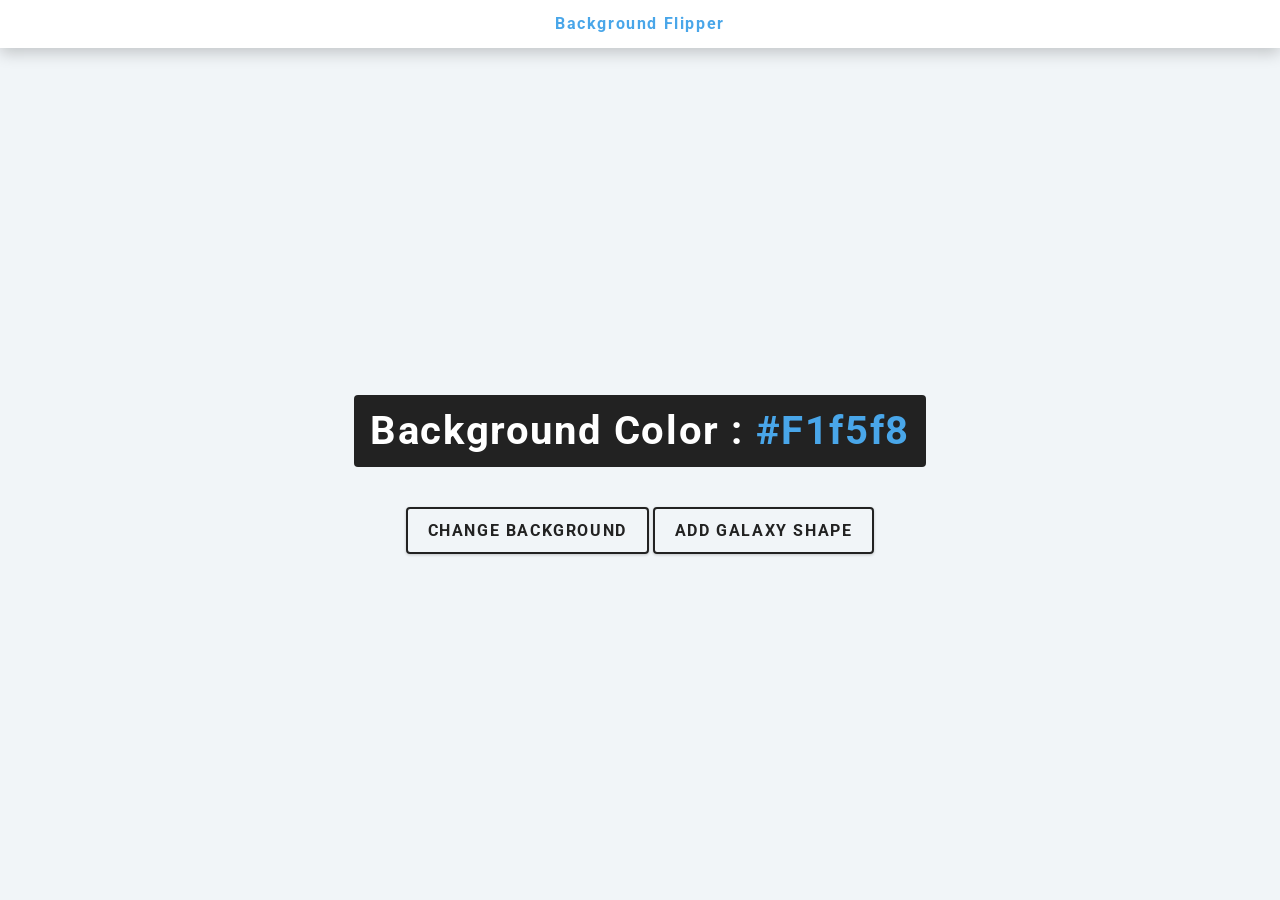
<file: background-flipper/index.html>
<!DOCTYPE html>
<html lang="en">
  <head>
    <meta charset="UTF-8" />
    <meta name="viewport" content="width=device-width, initial-scale=1.0" />
    <title>Background Flipper</title>
 
    <!-- styles -->
    <link rel="stylesheet" href="styles.css" />
  </head>
  <body>
    <nav>
      <div class="nav-center">
        <h4>Background Flipper</h4>
      </div>
    </nav>
    <div id="svg-layer"></div>
    <main>
      <div class="container">
        <h2>background color : <span class="color">#f1f5f8</span></h2>
        <button class="btn btn-hero" id="btn">change background</button>
        <button class="btn btn-hero" id="shapeBtn">add galaxy shape</button>
      </div>
    </main>
    <!-- javascript -->
    <script type="module" src="app.js"></script>
  </body>
</html>
</file>
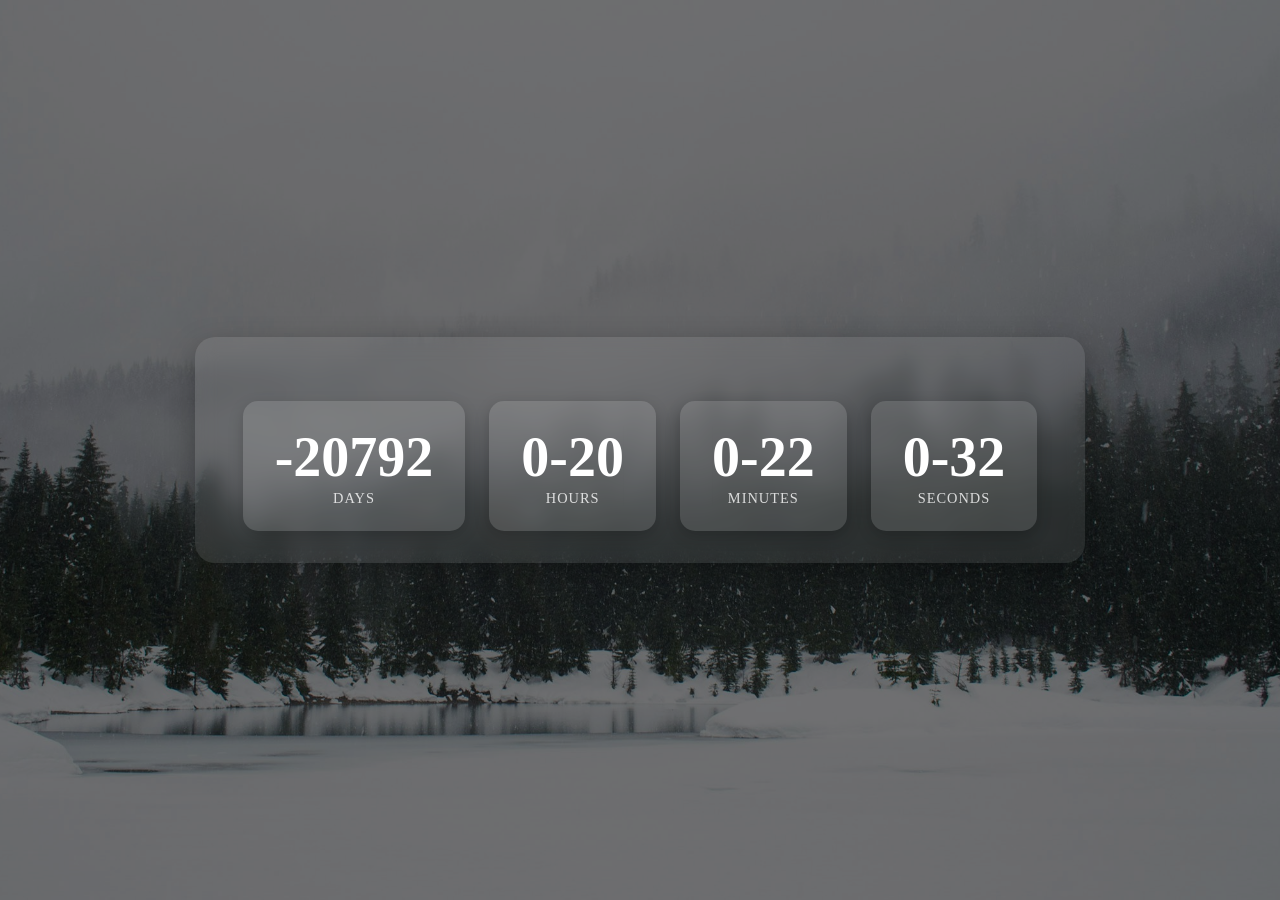
<file: countdown-timer/index.html>
<!DOCTYPE html>
<html lang="en">
<head>
    <meta charset="UTF-8">
    <meta name="viewport" content="width=device-width, initial-scale=1.0">
    <title>Countdown Timer</title>
    <link rel="stylesheet" href="style.css">
    <script src="script.js" defer></script>
</head>
<body>
    <div id="global-container">
        <h1 id="title"></h1>
        <div class="countdown-container">
            <div class="countdown-element days-container">
                <p class="big-text" id="days">0</p>
                <span>days</span>
            </div>
            <div class="countdown-element hours-container">
                <p class="big-text" id="hours">0</p>
                <span>hours</span>
            </div>
            <div class="countdown-element minutes-container">
                <p class="big-text" id="minutes">0</p>
                <span>minutes</span>
            </div>
            <div class="countdown-element seconds-contaier">
                <p class="big-text" id="seconds">0</p>
                <span>seconds</span>
            </div>
        </div>
    </div>
</body>
</html>
</file>
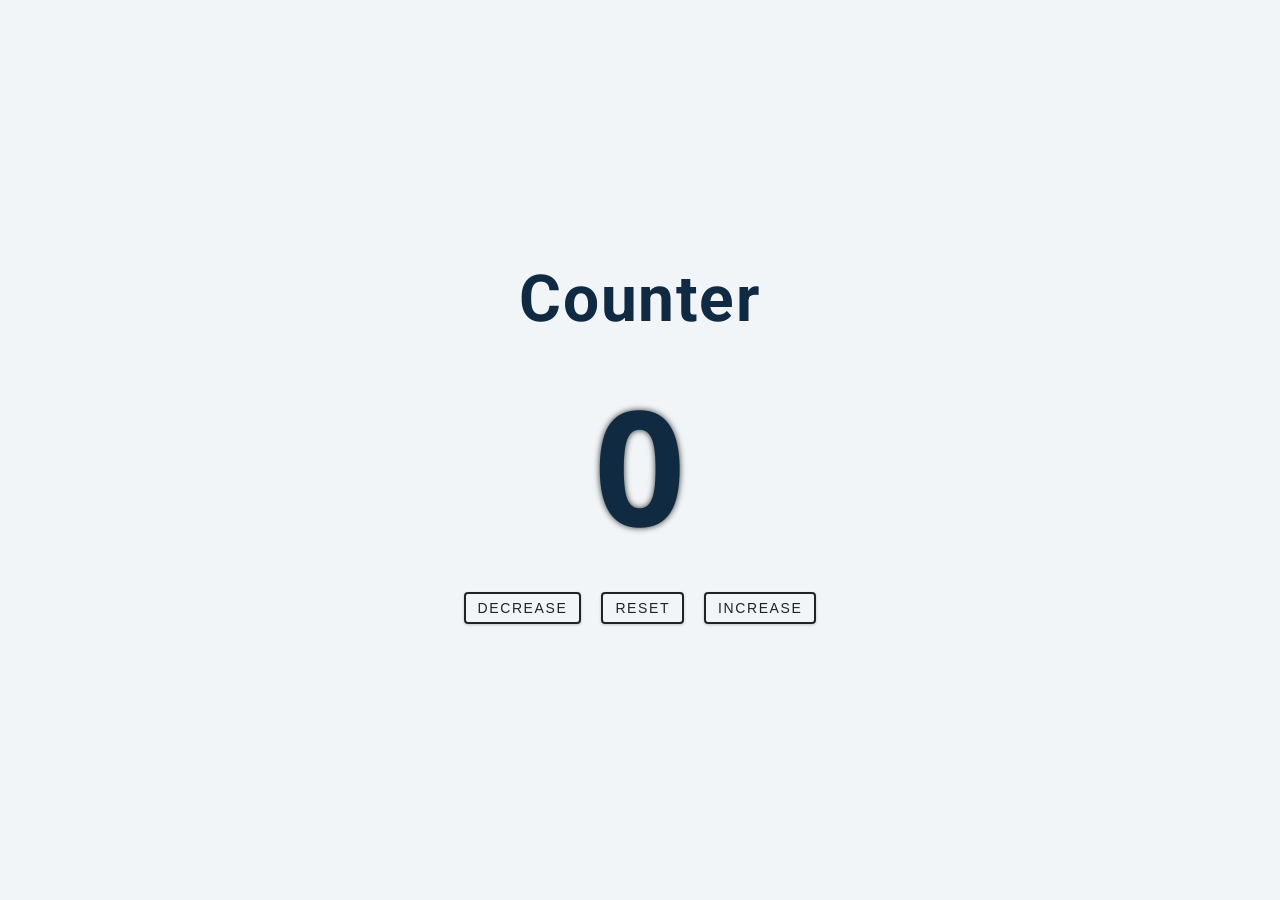
<file: counter/index.html>
<!DOCTYPE html>
<html lang="en">
  <head>
    <meta charset="UTF-8" />
    <meta name="viewport" content="width=device-width, initial-scale=1.0" />
    <title>Counter</title>
    <!-- styles -->
    <link rel="stylesheet" href="styles.css" />
  </head>
  <body>
    <main>
      <div class="container">
        <h1>
          counter
        </h1>
        <span id="value">0</span>
        <div class="button-container">
          <button class="btn decrease">decrease</button>
          <button class="btn reset">reset</button>
          <button class="btn increase">increase</button>
        </div>
      </div>
    </main>
    <!-- javascript -->
    <script type="module" src="app.js"></script>
  </body>
</html>
</file>
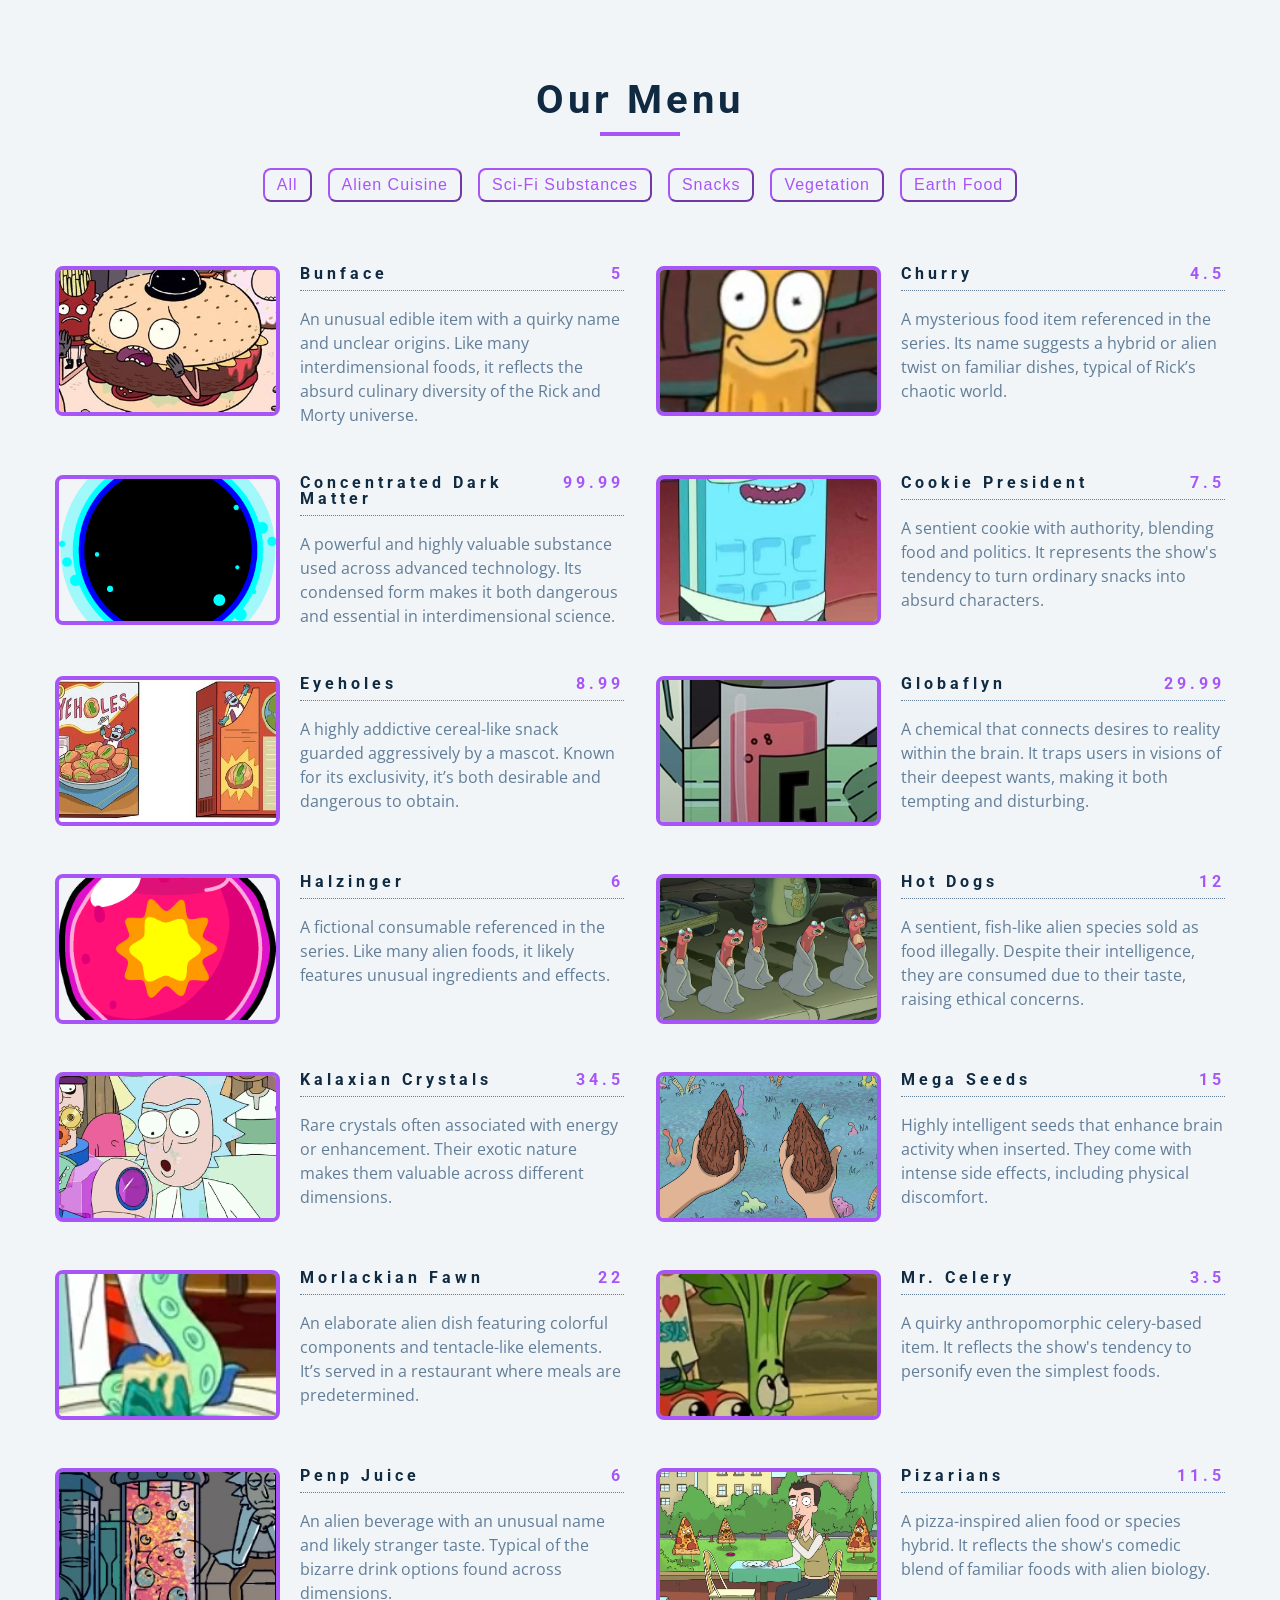
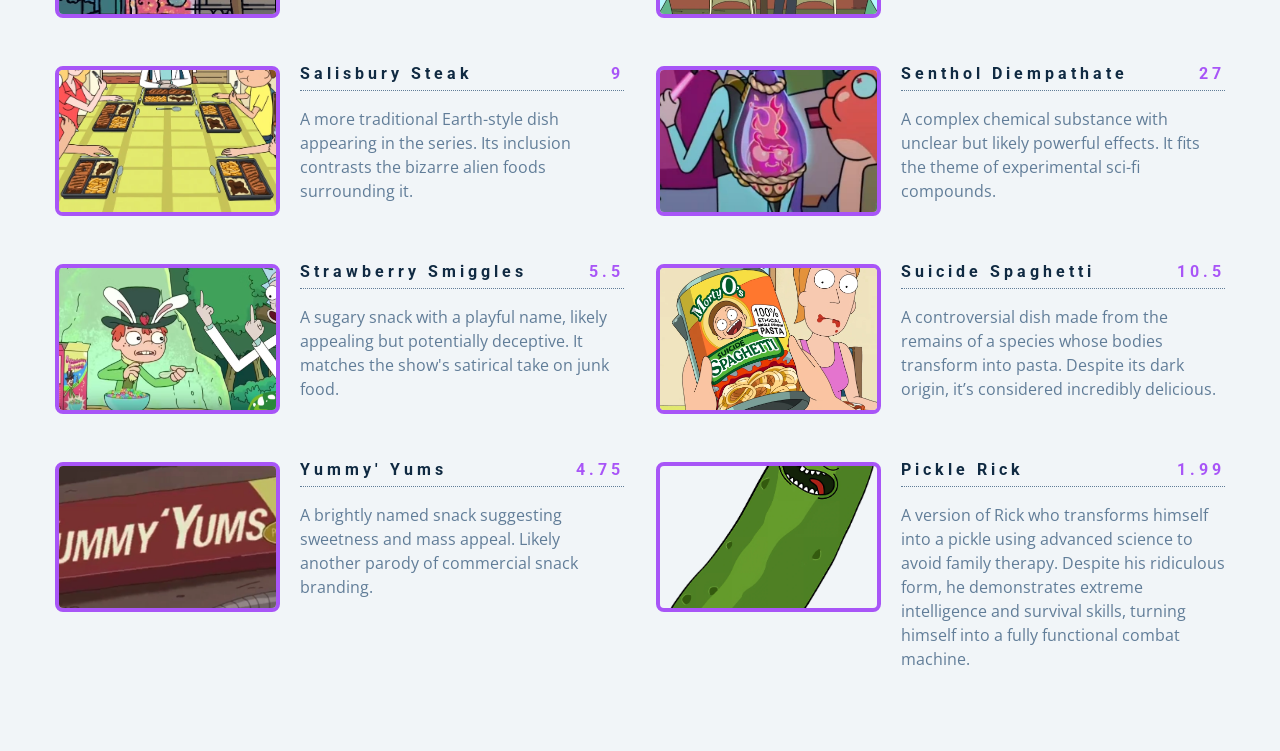
<file: menu/index.html>
<!DOCTYPE html>
<html lang="en">
  <head>
    <meta charset="UTF-8" />
    <meta name="viewport" content="width=device-width, initial-scale=1.0" />
    <title>Galactic Menu</title>
    <!-- font-awesome -->
    <link
      rel="stylesheet"
      href="https://cdnjs.cloudflare.com/ajax/libs/font-awesome/5.14.0/css/all.min.css"
    />
    <!-- styles -->
    <link rel="stylesheet" href="styles.css" />
  </head>
  <body>
    <section class="menu">
      <!-- title -->
      <div class="title">
        <h2>our menu</h2>
        <div class="underline"></div>
      </div>
      <!-- filter buttons -->
       <div class="btn-container">
       </div> 
      <!-- menu items--> 
      <div class="section-center">
      </div>
    </section>
    <!-- javascript -->
    <script type="module" src="app.js"></script>
  </body>
</html>
</file>
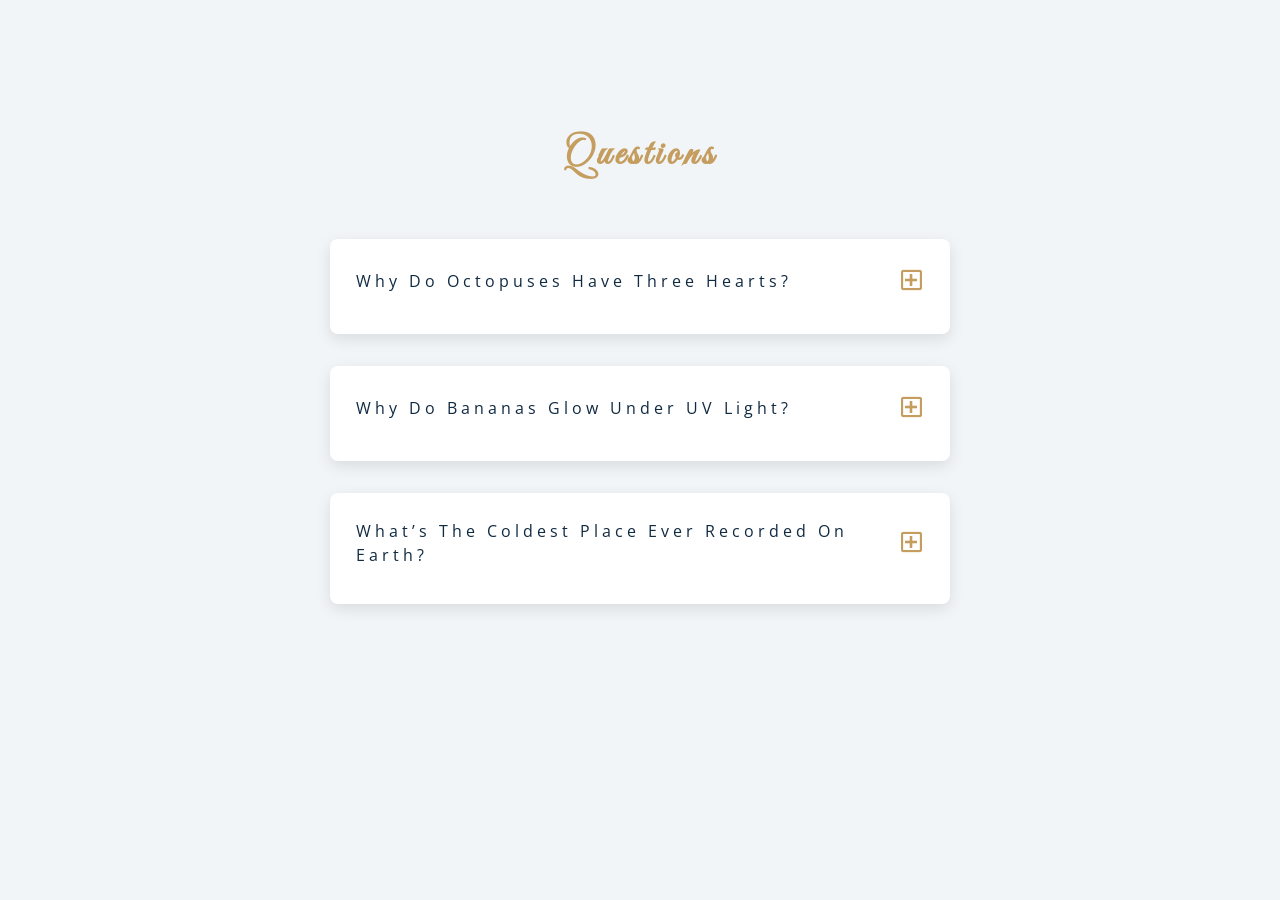
<file: questions-accordion/index.html>
<!DOCTYPE html>
<html lang="en">
  <head>
    <meta charset="UTF-8" />
    <meta name="viewport" content="width=device-width, initial-scale=1.0" />
    <title>Questions</title>
    <!-- font-awesome -->
    <link
      rel="stylesheet"
      href="https://cdnjs.cloudflare.com/ajax/libs/font-awesome/5.14.0/css/all.min.css"
    />
    <!-- extra fonts -->
    <link
      href="https://fonts.googleapis.com/css?family=Great+Vibes&display=swap"
      rel="stylesheet"
    />
    <!-- styles -->
    <link rel="stylesheet" href="styles.css" />
  </head>
  <body>
    <section class="questions">
      <!-- title-->
       <div class="title">
        <h2>Questions</h2>
       </div>
       <!-- questions -->
        <div class="section-center">
          <!-- start single question -->
          <article class="question purple">
            <!-- question title -->
            <div class="question-title">
            <p>Why do octopuses have three hearts?</p>
            <button type="button" class="question-btn">
              <span class="plus-icon">
                <i class="far fa-plus-square"></i>
              </span>
              <span class="minus-icon">
                <i class="far fa-minus-square"></i>
              </span>
            </button>
            </div>
            <!-- question text -->
             <div class="question-text">
              <p>Two hearts pump blood to the gills, while the third sends it to the rest of the body. When they swim, the main heart actually stops, which is why octopuses prefer crawling over swimming. It’s also part of why they tire out quickly in open water.</p>
             </div>
          </article>
          <!-- end single question-->
           <!-- start single question -->
          <article class="question yellow">
            <!-- question title -->
            <div class="question-title">
            <p>Why do bananas glow under UV light?</p>
            <button type="button" class="question-btn">
              <span class="plus-icon">
                <i class="far fa-plus-square"></i>
              </span>
              <span class="minus-icon">
                <i class="far fa-minus-square"></i>
              </span>
            </button>
            </div>
            <!-- question text -->
             <div class="question-text">
              <p>As bananas ripen, their chlorophyll breaks down and creates compounds that fluoresce under ultraviolet light. To the human eye, they look normal—but under UV, they glow blue. Some scientists think this might signal ripeness to animals that can see UV light.</p>
             </div>
          </article>
          <!-- end single question-->
           <!-- start single question -->
          <article class="question blue">
            <!-- question title -->
            <div class="question-title">
            <p>What’s the coldest place ever recorded on Earth?</p>
            <button type="button" class="question-btn">
              <span class="plus-icon">
                <i class="far fa-plus-square"></i>
              </span>
              <span class="minus-icon">
                <i class="far fa-minus-square"></i>
              </span>
            </button>
            </div>
            <!-- question text -->
             <div class="question-text">
              <p>The lowest temperature ever measured was −89.2°C (−128.6°F) at Antarctica’s Vostok Station. At that extreme, exposed skin can freeze in minutes. Scientists working there have to take extreme precautions just to step outside.</p>
             </div>
          </article>
          <!-- end single question-->
        </div>
    </section>
    <!-- javascript -->
    <script src="app.js"></script>
  </body>
</html>
</file>
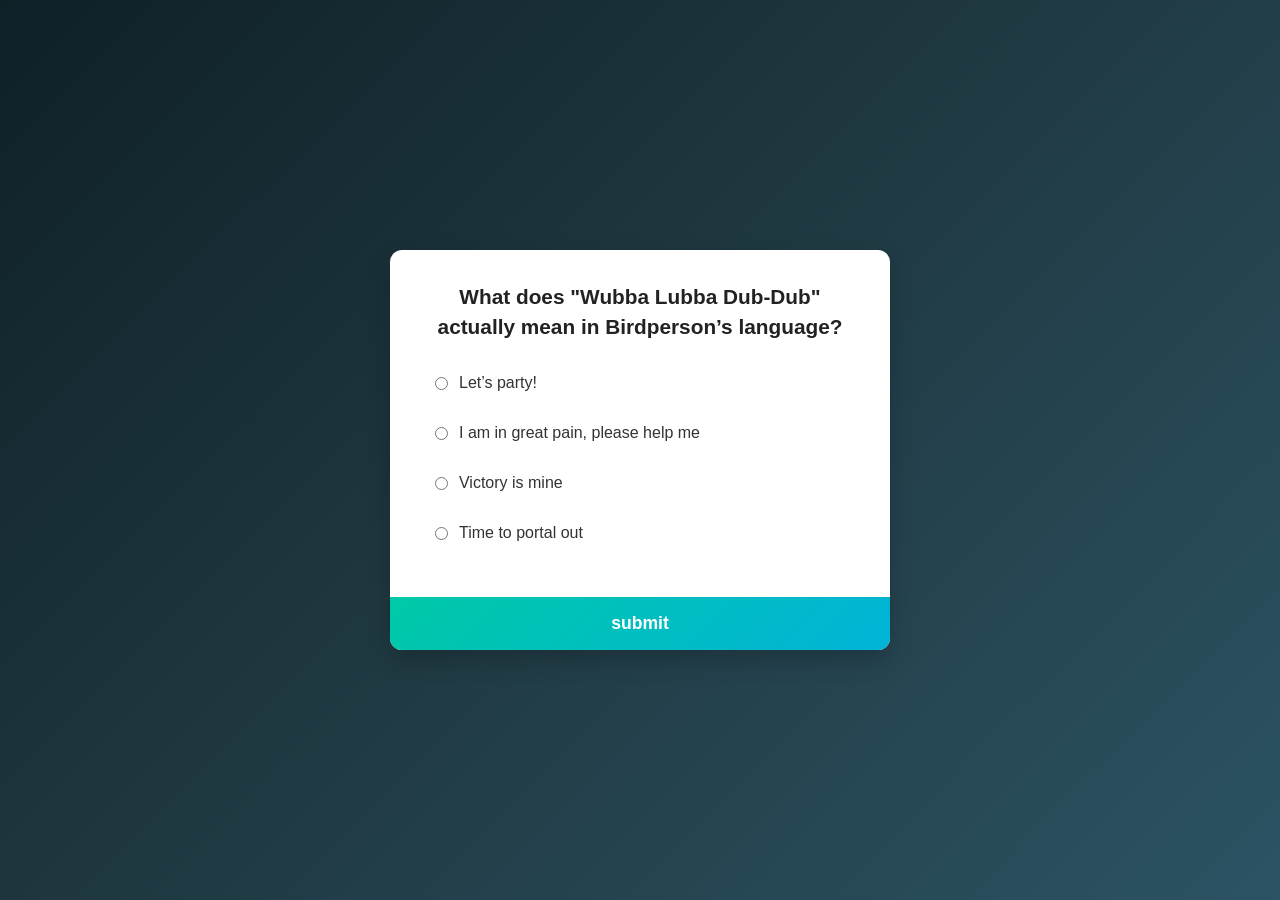
<file: quiz/index.html>
<!DOCTYPE html>
<html lang="en">
<head>
    <meta charset="UTF-8">
    <meta name="viewport" content="width=device-width, initial-scale=1.0">
    <title>Quiz App</title>
    <link rel="stylesheet" href="style.css">
    <link href="https://fonts.googleapis.com/css2?family=Inter:wght@400;600&display=swap" rel="stylesheet">
    <script src="script.js" defer></script>
</head>
<body>
    <div class="quiz-container">
        <div class="quiz-header">
        <h2 id="question">Question Text</h2>
        <ul>
            <li>
                <input type="radio" id="a" name="answer" class="answer">
                <label id="a_text" for="a">Answer</label>
            </li>
            <li>
                <input type="radio" id="b" name="answer" class="answer">
                <label id="b_text" for="b">Answer</label>
            </li>
            <li>
                <input type="radio" id="c" name="answer" class="answer">
                <label id="c_text" for="c">Answer</label>
            </li>
            <li>
                <input type="radio" id="d" name="answer" class="answer">
                <label id="d_text" for="d">Answer</label>
            </li>
        </ul>
        </div>
        <button id="submit">submit</button>
    </div>
</body>
</html>
</file>
<file: background-flipper/styles.css>
/*
=============== 
Fonts
===============
*/
@import url("https://fonts.googleapis.com/css?family=Open+Sans|Roboto:400,700&display=swap");

/*
=============== 
Variables
===============
*/

:root {
  /* dark shades of primary color*/
  --clr-primary-1: hsl(205, 86%, 17%);
  --clr-primary-2: hsl(205, 77%, 27%);
  --clr-primary-3: hsl(205, 72%, 37%);
  --clr-primary-4: hsl(205, 63%, 48%);
  /* primary/main color */
  --clr-primary-5: hsl(205, 78%, 60%);
  /* lighter shades of primary color */
  --clr-primary-6: hsl(205, 89%, 70%);
  --clr-primary-7: hsl(205, 90%, 76%);
  --clr-primary-8: hsl(205, 86%, 81%);
  --clr-primary-9: hsl(205, 90%, 88%);
  --clr-primary-10: hsl(205, 100%, 96%);
  /* darkest grey - used for headings */
  --clr-grey-1: hsl(209, 61%, 16%);
  --clr-grey-2: hsl(211, 39%, 23%);
  --clr-grey-3: hsl(209, 34%, 30%);
  --clr-grey-4: hsl(209, 28%, 39%);
  /* grey used for paragraphs */
  --clr-grey-5: hsl(210, 22%, 49%);
  --clr-grey-6: hsl(209, 23%, 60%);
  --clr-grey-7: hsl(211, 27%, 70%);
  --clr-grey-8: hsl(210, 31%, 80%);
  --clr-grey-9: hsl(212, 33%, 89%);
  --clr-grey-10: hsl(210, 36%, 96%);
  --clr-white: #fff;
  --clr-red-dark: hsl(360, 67%, 44%);
  --clr-red-light: hsl(360, 71%, 66%);
  --clr-green-dark: hsl(125, 67%, 44%);
  --clr-green-light: hsl(125, 71%, 66%);
  --clr-black: #222;
  --ff-primary: "Roboto", sans-serif;
  --ff-secondary: "Open Sans", sans-serif;
  --transition: all 0.3s linear;
  --spacing: 0.1rem;
  --radius: 0.25rem;
  --light-shadow: 0 5px 15px rgba(0, 0, 0, 0.1);
  --dark-shadow: 0 5px 15px rgba(0, 0, 0, 0.2);
  --max-width: 1170px;
  --fixed-width: 620px;
}
/*
=============== 
Global Styles
===============
*/

*,
::after,
::before {
  margin: 0;
  padding: 0;
  box-sizing: border-box;
}
body {
  font-family: var(--ff-secondary);
  background: var(--clr-grey-10);
  color: var(--clr-grey-1);
  line-height: 1.5;
  font-size: 0.875rem;
  transition: background 0.8s ease;
}
ul {
  list-style-type: none;
}
a {
  text-decoration: none;
}
h1,
h2,
h3,
h4 {
  letter-spacing: var(--spacing);
  text-transform: capitalize;
  line-height: 1.25;
  margin-bottom: 0.75rem;
  font-family: var(--ff-primary);
}
h1 {
  font-size: 3rem;
}
h2 {
  font-size: 2rem;
}
h3 {
  font-size: 1.25rem;
}
h4 {
  font-size: 0.875rem;
}
p {
  margin-bottom: 1.25rem;
  color: var(--clr-grey-5);
}
@media screen and (min-width: 800px) {
  h1 {
    font-size: 4rem;
  }
  h2 {
    font-size: 2.5rem;
  }
  h3 {
    font-size: 1.75rem;
  }
  h4 {
    font-size: 1rem;
  }
  body {
    font-size: 1rem;
  }
  h1,
  h2,
  h3,
  h4 {
    line-height: 1;
  }
}
/*  global classes */

/* section */
.section {
  padding: 5rem 0;
}

.section-center {
  width: 90vw;
  margin: 0 auto;
  max-width: 1170px;
}
@media screen and (min-width: 992px) {
  .section-center {
    width: 95vw;
  }
}
main {
  min-height: 100vh;
  display: grid;
  place-items: center;
}

/*
=============== 
Nav
===============
*/
nav {
  background: var(--clr-white);
  height: 3rem;
  display: grid;
  align-items: center;
  box-shadow: var(--dark-shadow);
}
.nav-center {
  width: 90vw;
  max-width: var(--fixed-width);
  margin: 0 auto;
  display: flex;
  align-items: center;
  justify-content: center;
}
.nav-center h4 {
  margin-bottom: 0;
  color: var(--clr-primary-5);
}
/*
=============== 
Container
===============
*/
main {
  min-height: calc(100vh - 3rem);
  display: grid;
  place-items: center;
}
.container {
  text-align: center;
  z-index: 3;
}
.container h2 {
  background: var(--clr-black);
  color: var(--clr-white);
  padding: 1rem;
  border-radius: var(--radius);
  margin-bottom: 2.5rem;
}
.color {
  color: var(--clr-primary-5);
}
.btn-hero {
  font-family: var(--ff-primary);
  text-transform: uppercase;
  background: transparent;
  color: var(--clr-black);
  letter-spacing: var(--spacing);
  display: inline-block;
  font-weight: 700;
  transition: var(--transition);
  border: 2px solid var(--clr-black);
  cursor: pointer;
  box-shadow: 0 1px 3px rgba(0, 0, 0, 0.2);
  border-radius: var(--radius);
  font-size: 1rem;
  padding: 0.75rem 1.25rem;
}
.btn-hero:hover {
  color: var(--clr-white);
  background: var(--clr-black);
}

/*
=============== 
CSS for the SVGs
===============
*/

#svg-layer {
  position: fixed;
  top: 0;
  left: 0;
  width: 100%;
  height: 100%;
  pointer-events: none;
  overflow: hidden;
}

#svg-layer svg {
  position: absolute;
  width: 200px;
  opacity: 0.4;
}


/* animation for the svgs */
.fade-shrink {
  transition: transform 5s ease, opacity 5s ease;
  transform: scale(0);   /* shrink */
  opacity: 0;            /* fade */
}
</file>
<file: countdown-timer/style.css>
@import url('https://fonts.googleapis.com/css2?family=Dancing+Script:wght@400..700&display=swap');

* {
    box-sizing: border-box;
}

body {
    margin: 0;
    min-height: 100vh;

    /* Background styling */
    background-image: url('images/adam-chang-IWenq-4JHqo-unsplash.jpg');
    background-size: cover;
    background-position: center;

    /* Overlay for readability */
    position: relative;
    color: white;

    display: flex;
    align-items: center;
    justify-content: center;
}

/* Dark overlay */
body::before {
    content: "";
    position: absolute;
    inset: 0;
    background: rgba(0, 0, 0, 0.55);
}

/* Main container */
#global-container {
    position: relative;
    z-index: 1;

    text-align: center;
    padding: 2rem 3rem;

    /* Glassmorphism effect */
    background: rgba(255, 255, 255, 0.08);
    backdrop-filter: blur(10px);

    border-radius: 20px;
    box-shadow: 0 10px 30px rgba(0,0,0,0.3);
}

/* Title */
h1 {
    font-size: 3rem;
    font-weight: 300;
    margin-bottom: 2rem;
    letter-spacing: 2px;
}

/* Countdown layout */
.countdown-container {
    display: flex;
    gap: 1.5rem;
    flex-wrap: wrap;
    justify-content: center;
}

/* Each box */
.countdown-element {
    background: rgba(255, 255, 255, 0.12);
    padding: 1.5rem 2rem;
    border-radius: 15px;
    min-width: 100px;

    box-shadow: 0 5px 15px rgba(0,0,0,0.2);
    transition: transform 0.2s ease, background 0.2s ease;
}

/* Hover effect */
.countdown-element:hover {
    transform: translateY(-5px);
    background: rgba(255, 255, 255, 0.18);
}

/* Numbers */
.big-text {
    font-size: 3.5rem;
    font-weight: 700;
    margin: 0;
}

/* Labels */
.countdown-element span {
    font-size: 0.9rem;
    text-transform: uppercase;
    letter-spacing: 1px;
    opacity: 0.8;
}

/* Responsive */
@media (max-width: 600px) {
    h1 {
        font-size: 2rem;
    }

    .big-text {
        font-size: 2.5rem;
    }

    .countdown-element {
        padding: 1rem;
    }
}
</file>
<file: counter/styles.css>
/*
=============== 
Fonts
===============
*/
@import url("https://fonts.googleapis.com/css?family=Open+Sans|Roboto:400,700&display=swap");

/*
=============== 
Variables
===============
*/

:root {
  /* dark shades of primary color*/
  --clr-primary-1: hsl(205, 86%, 17%);
  --clr-primary-2: hsl(205, 77%, 27%);
  --clr-primary-3: hsl(205, 72%, 37%);
  --clr-primary-4: hsl(205, 63%, 48%);
  /* primary/main color */
  --clr-primary-5: hsl(205, 78%, 60%);
  /* lighter shades of primary color */
  --clr-primary-6: hsl(205, 89%, 70%);
  --clr-primary-7: hsl(205, 90%, 76%);
  --clr-primary-8: hsl(205, 86%, 81%);
  --clr-primary-9: hsl(205, 90%, 88%);
  --clr-primary-10: hsl(205, 100%, 96%);
  /* darkest grey - used for headings */
  --clr-grey-1: hsl(209, 61%, 16%);
  --clr-grey-2: hsl(211, 39%, 23%);
  --clr-grey-3: hsl(209, 34%, 30%);
  --clr-grey-4: hsl(209, 28%, 39%);
  /* grey used for paragraphs */
  --clr-grey-5: hsl(210, 22%, 49%);
  --clr-grey-6: hsl(209, 23%, 60%);
  --clr-grey-7: hsl(211, 27%, 70%);
  --clr-grey-8: hsl(210, 31%, 80%);
  --clr-grey-9: hsl(212, 33%, 89%);
  --clr-grey-10: hsl(210, 36%, 96%);
  --clr-white: #fff;
  --clr-red-dark: hsl(360, 67%, 44%);
  --clr-red-light: hsl(360, 71%, 66%);
  --clr-green-dark: hsl(125, 67%, 44%);
  --clr-green-light: hsl(125, 71%, 66%);
  --clr-black: #222;
  --ff-primary: "Roboto", sans-serif;
  --ff-secondary: "Open Sans", sans-serif;
  --transition: all 0.3s linear;
  --spacing: 0.1rem;
  --radius: 0.25rem;
  --light-shadow: 0 5px 15px rgba(0, 0, 0, 0.1);
  --dark-shadow: 0 5px 15px rgba(0, 0, 0, 0.2);
  --max-width: 1170px;
  --fixed-width: 620px;
}
/*
=============== 
Global Styles
===============
*/

*,
::after,
::before {
  margin: 0;
  padding: 0;
  box-sizing: border-box;
}
body {
  font-family: var(--ff-secondary);
  background: var(--clr-grey-10);
  color: var(--clr-grey-1);
  line-height: 1.5;
  font-size: 0.875rem;
}
ul {
  list-style-type: none;
}
a {
  text-decoration: none;
}
h1,
h2,
h3,
h4 {
  letter-spacing: var(--spacing);
  text-transform: capitalize;
  line-height: 1.25;
  margin-bottom: 0.75rem;
  font-family: var(--ff-primary);
}
h1 {
  font-size: 3rem;
}
h2 {
  font-size: 2rem;
}
h3 {
  font-size: 1.25rem;
}
h4 {
  font-size: 0.875rem;
}
p {
  margin-bottom: 1.25rem;
  color: var(--clr-grey-5);
}
@media screen and (min-width: 800px) {
  h1 {
    font-size: 4rem;
  }
  h2 {
    font-size: 2.5rem;
  }
  h3 {
    font-size: 1.75rem;
  }
  h4 {
    font-size: 1rem;
  }
  body {
    font-size: 1rem;
  }
  h1,
  h2,
  h3,
  h4 {
    line-height: 1;
  }
}
/*  global classes */

/* section */
.section {
  padding: 5rem 0;
}

.section-center {
  width: 90vw;
  margin: 0 auto;
  max-width: 1170px;
}
@media screen and (min-width: 992px) {
  .section-center {
    width: 95vw;
  }
}
main {
  min-height: 100vh;
  display: grid;
  place-items: center;
}

/*
=============== 
Counter
===============
*/

main {
  min-height: 100vh;
  display: grid;
  place-items: center;
}
.container {
  text-align: center;
}
#value {
  font-size: 10rem;
  font-weight: bold;
  text-shadow: 0 0 6px rgba(0,0,0,0.8);

}
.btn {
  text-transform: uppercase;
  background: transparent;
  color: var(--clr-black);
  padding: 0.375rem 0.75rem;
  letter-spacing: var(--spacing);
  display: inline-block;
  transition: var(--transition);
  font-size: 0.875rem;
  border: 2px solid var(--clr-black);
  cursor: pointer;
  box-shadow: 0 1px 3px rgba(0, 0, 0, 0.2);
  border-radius: var(--radius);
  margin: 0.5rem;
}
.btn:hover {
  color: var(--clr-white);
  background: var(--clr-black);
}
</file>
<file: menu/styles.css>
/*
=============== 
Fonts
===============
*/
@import url("https://fonts.googleapis.com/css?family=Open+Sans|Roboto:400,700&display=swap");

/*
=============== 
Variables
===============
*/

:root {
  /* dark shades of primary color*/
  --clr-primary-1: hsl(205, 86%, 17%);
  --clr-primary-2: hsl(205, 77%, 27%);
  --clr-primary-3: hsl(205, 72%, 37%);
  --clr-primary-4: hsl(205, 63%, 48%);
  /* primary/main color */
  --clr-primary-5: #49a6e9;
  /* lighter shades of primary color */
  --clr-primary-6: hsl(205, 89%, 70%);
  --clr-primary-7: hsl(205, 90%, 76%);
  --clr-primary-8: hsl(205, 86%, 81%);
  --clr-primary-9: hsl(205, 90%, 88%);
  --clr-primary-10: hsl(205, 100%, 96%);
  /* darkest grey - used for headings */
  --clr-grey-1: hsl(209, 61%, 16%);
  --clr-grey-2: hsl(211, 39%, 23%);
  --clr-grey-3: hsl(209, 34%, 30%);
  --clr-grey-4: hsl(209, 28%, 39%);
  /* grey used for paragraphs */
  --clr-grey-5: hsl(210, 22%, 49%);
  --clr-grey-6: hsl(209, 23%, 60%);
  --clr-grey-7: hsl(211, 27%, 70%);
  --clr-grey-8: hsl(210, 31%, 80%);
  --clr-grey-9: hsl(212, 33%, 89%);
  --clr-grey-10: hsl(210, 36%, 96%);
  --clr-white: #fff;
  --clr-red-dark: hsl(360, 67%, 44%);
  --clr-red-light: hsl(360, 71%, 66%);
  --clr-green-dark: hsl(125, 67%, 44%);
  --clr-green-light: hsl(125, 71%, 66%);
  --clr-gold: #c59d5f;
  --clr-black: #222;
  --ff-primary: "Roboto", sans-serif;
  --ff-secondary: "Open Sans", sans-serif;
  --transition: all 0.3s linear;
  --spacing: 0.25rem;
  --radius: 0.5rem;
  --light-shadow: 0 5px 15px rgba(0, 0, 0, 0.1);
  --dark-shadow: 0 5px 15px rgba(0, 0, 0, 0.2);
  --max-width: 1170px;
  --fixed-width: 620px;
}
/*
=============== 
Global Styles
===============
*/

*,
::after,
::before {
  margin: 0;
  padding: 0;
  box-sizing: border-box;
}
body {
  font-family: var(--ff-secondary);
  background: var(--clr-grey-10);
  color: var(--clr-grey-1);
  line-height: 1.5;
  font-size: 0.875rem;
}
ul {
  list-style-type: none;
}
a {
  text-decoration: none;
}
img:not(.logo) {
  width: 100%;
}
img {
  display: block;
}

h1,
h2,
h3,
h4 {
  letter-spacing: var(--spacing);
  text-transform: capitalize;
  line-height: 1.25;
  margin-bottom: 0.75rem;
  font-family: var(--ff-primary);
}
h1 {
  font-size: 3rem;
}
h2 {
  font-size: 2rem;
}
h3 {
  font-size: 1.25rem;
}
h4 {
  font-size: 0.875rem;
}
p {
  margin-bottom: 1.25rem;
  color: var(--clr-grey-5);
}
@media screen and (min-width: 800px) {
  h1 {
    font-size: 4rem;
  }
  h2 {
    font-size: 2.5rem;
  }
  h3 {
    font-size: 1.75rem;
  }
  h4 {
    font-size: 1rem;
  }
  body {
    font-size: 1rem;
  }
  h1,
  h2,
  h3,
  h4 {
    line-height: 1;
  }
}
/*  global classes */

.btn {
  text-transform: uppercase;
  background: transparent;
  color: var(--clr-black);
  padding: 0.375rem 0.75rem;
  letter-spacing: var(--spacing);
  display: inline-block;
  transition: var(--transition);
  font-size: 0.875rem;
  border: 2px solid var(--clr-black);
  cursor: pointer;
  box-shadow: 0 1px 3px rgba(0, 0, 0, 0.2);
  border-radius: var(--radius);
}
.btn:hover {
  color: var(--clr-white);
  background: var(--clr-black);
}
/* section */
.section {
  padding: 5rem 0;
}

main {
  min-height: 100vh;
  display: grid;
  place-items: center;
}
/*
=============== 
Menu
===============
*/

.menu {
  padding: 5rem 0;
}
.title {
  text-align: center;
  margin-bottom: 2rem;
}
.underline {
  width: 5rem;
  height: 0.25rem;
  background: var(--clr-neon-purple);
  margin-left: auto;
  margin-right: auto;
}
.btn-container {
  margin-bottom: 4rem;
  display: flex;
  justify-content: center;
}
.filter-btn {
  background: transparent;
  border-color: var(--clr-neon-purple);
  font-size: 1rem;
  text-transform: capitalize;
  margin: 0 0.5rem;
  letter-spacing: 1px;
  border-radius: var(--radius);
  padding: 0.375rem 0.75rem;
  color: var(--clr-neon-purple);
  cursor: pointer;
  transition: var(--transition);
}
.filter-btn:hover {
  background: var(--clr-neon-purple);
  color: var(--clr-white);
}
.section-center {
  width: 90vw;
  margin: 0 auto;
  max-width: 1170px;
  display: grid;
  gap: 3rem 2rem;
  justify-items: center;
}
.menu-item {
  display: grid;
  gap: 1rem 2rem;
  max-width: 25rem;
}
.photo {
  object-fit: cover;
  height: 200px;
  border: 0.25rem solid var(--clr-neon-purple);
  border-radius: var(--radius);
}
.item-info header {
  display: flex;
  justify-content: space-between;
  border-bottom: 0.5px dotted var(--clr-grey-5);
}
.item-info h4 {
  margin-bottom: 0.5rem;
}
.price {
  color: var(--clr-neon-purple);
}
.item-text {
  margin-bottom: 0;
  padding-top: 1rem;
}

@media screen and (min-width: 768px) {
  .menu-item {
    grid-template-columns: 225px 1fr;
    gap: 0 1.25rem;
    max-width: 40rem;
  }
  .photo {
    height: 175px;
  }
}
@media screen and (min-width: 1200px) {
  .section-center {
    width: 95vw;
    grid-template-columns: 1fr 1fr;
  }
  .photo {
    height: 150px;
  }
}



/* =========================
   SCI-FI PURPLE VARIABLES
========================= */
:root {
  --clr-neon-purple: #a855f7;
  --clr-neon-purple-glow: rgba(168, 85, 247, 0.7);
}

/* =========================
   MENU ITEM HOVER (CARDS)
========================= */
.menu-item {
  position: relative;
  transition: transform 0.35s ease, box-shadow 0.35s ease;
}

.menu-item::before {
  content: "";
  position: absolute;
  inset: -2px;
  border-radius: var(--radius);
  background: linear-gradient(120deg, transparent, var(--clr-neon-purple), transparent);
  opacity: 0;
  transition: opacity 0.4s ease;
  z-index: -1;
}

.menu-item:hover {
  transform: translateY(-8px) scale(1.02);
  box-shadow: 0 0 20px var(--clr-neon-purple-glow),
              0 0 40px rgba(168, 85, 247, 0.3);
}

.menu-item:hover::before {
  opacity: 1;
}

/* =========================
   IMAGE GLOW + DISTORTION
========================= */
.photo {
  transition: transform 0.4s ease, filter 0.4s ease;
}

.menu-item:hover .photo {
  transform: scale(1.08) rotate(0.5deg);
  filter: hue-rotate(20deg) brightness(1.1);
}

/* =========================
   TEXT "ALIEN ENERGY" EFFECT
========================= */
.menu-item:hover h4 {
  color: var(--clr-neon-purple);
  text-shadow: 0 0 8px var(--clr-neon-purple-glow);
}

/* =========================
   BUTTON HOVER (PORTAL STYLE)
========================= */
.filter-btn {
  position: relative;
  overflow: hidden;
  z-index: 1;
}

.filter-btn::before {
  content: "";
  position: absolute;
  width: 0%;
  height: 300%;
  background: radial-gradient(circle, var(--clr-neon-purple) 0%, transparent 70%);
  top: 50%;
  left: 50%;
  transform: translate(-50%, -50%) rotate(25deg);
  transition: width 0.5s ease;
  opacity: 0.5;
  z-index: -1;
}

.filter-btn:hover::before {
  width: 250%;
}

.filter-btn:hover {
  color: #fff;
  border-color: var(--clr-neon-purple);
  box-shadow: 0 0 10px var(--clr-neon-purple-glow),
              0 0 25px var(--clr-neon-purple-glow);
}

/* =========================
   BUTTON CLICK "ENERGY BURST"
========================= */
.filter-btn:active {
  transform: scale(0.95);
  box-shadow: 0 0 30px var(--clr-neon-purple);
}

/* =========================
   SUBTLE FLOATING EFFECT
========================= */
@keyframes floaty {
  0% { transform: translateY(0px); }
  50% { transform: translateY(-3px); }
  100% { transform: translateY(0px); }
}

.menu-item:hover {
  animation: floaty 2s ease-in-out infinite;
}

.menu-item:hover h4,
.menu-item:hover p,
.menu-item:hover .price {
  color: #fff !important;
}
</file>
<file: questions-accordion/styles.css>
/*
=============== 
Fonts
===============
*/
@import url("https://fonts.googleapis.com/css?family=Open+Sans|Roboto:400,700&display=swap");

/*
=============== 
Variables
===============
*/

:root {
  /* dark shades of primary color*/
  --clr-primary-1: hsl(205, 86%, 17%);
  --clr-primary-2: hsl(205, 77%, 27%);
  --clr-primary-3: hsl(205, 72%, 37%);
  --clr-primary-4: hsl(205, 63%, 48%);
  /* primary/main color */
  --clr-primary-5: #49a6e9;
  /* lighter shades of primary color */
  --clr-primary-6: hsl(205, 89%, 70%);
  --clr-primary-7: hsl(205, 90%, 76%);
  --clr-primary-8: hsl(205, 86%, 81%);
  --clr-primary-9: hsl(205, 90%, 88%);
  --clr-primary-10: hsl(205, 100%, 96%);
  /* darkest grey - used for headings */
  --clr-grey-1: hsl(209, 61%, 16%);
  --clr-grey-2: hsl(211, 39%, 23%);
  --clr-grey-3: hsl(209, 34%, 30%);
  --clr-grey-4: hsl(209, 28%, 39%);
  /* grey used for paragraphs */
  --clr-grey-5: hsl(210, 22%, 49%);
  --clr-grey-6: hsl(209, 23%, 60%);
  --clr-grey-7: hsl(211, 27%, 70%);
  --clr-grey-8: hsl(210, 31%, 80%);
  --clr-grey-9: hsl(212, 33%, 89%);
  --clr-grey-10: hsl(210, 36%, 96%);
  --clr-white: #fff;
  --clr-red-dark: hsl(360, 67%, 44%);
  --clr-red-light: hsl(360, 71%, 66%);
  --clr-green-dark: hsl(125, 67%, 44%);
  --clr-green-light: hsl(125, 71%, 66%);
  --clr-gold: #c59d5f;
  --clr-black: #222;
  --ff-primary: "Roboto", sans-serif;
  --ff-secondary: "Open Sans", sans-serif;
  --transition: all 0.3s linear;
  --spacing: 0.25rem;
  --radius: 0.5rem;
  --light-shadow: 0 5px 15px rgba(0, 0, 0, 0.1);
  --dark-shadow: 0 5px 15px rgba(0, 0, 0, 0.2);
  --max-width: 1170px;
  --fixed-width: 620px;
}
/*
=============== 
Global Styles
===============
*/

*,
::after,
::before {
  margin: 0;
  padding: 0;
  box-sizing: border-box;
}
body {
  font-family: var(--ff-secondary);
  background: var(--clr-grey-10);
  color: var(--clr-grey-1);
  line-height: 1.5;
  font-size: 0.875rem;
}
ul {
  list-style-type: none;
}
a {
  text-decoration: none;
}
img:not(.logo) {
  width: 100%;
}
img {
  display: block;
}

h1,
h2,
h3,
h4 {
  letter-spacing: var(--spacing);
  text-transform: capitalize;
  line-height: 1.25;
  margin-bottom: 0.75rem;
  font-family: var(--ff-primary);
}
h1 {
  font-size: 3rem;
}
h2 {
  font-size: 2rem;
}
h3 {
  font-size: 1.25rem;
}
h4 {
  font-size: 0.875rem;
}
p {
  margin-bottom: 1.25rem;
  color: var(--clr-grey-5);
}
@media screen and (min-width: 800px) {
  h1 {
    font-size: 4rem;
  }
  h2 {
    font-size: 2.5rem;
  }
  h3 {
    font-size: 1.75rem;
  }
  h4 {
    font-size: 1rem;
  }
  body {
    font-size: 1rem;
  }
  h1,
  h2,
  h3,
  h4 {
    line-height: 1;
  }
}
/*  global classes */

.btn {
  text-transform: uppercase;
  background: transparent;
  color: var(--clr-black);
  padding: 0.375rem 0.75rem;
  letter-spacing: var(--spacing);
  display: inline-block;
  transition: var(--transition);
  font-size: 0.875rem;
  border: 2px solid var(--clr-black);
  cursor: pointer;
  box-shadow: 0 1px 3px rgba(0, 0, 0, 0.2);
  border-radius: var(--radius);
}
.btn:hover {
  color: var(--clr-white);
  background: var(--clr-black);
}
/* section */
.section {
  padding: 5rem 0;
}

.section-center {
  width: 90vw;
  margin: 0 auto;
  max-width: 1170px;
}
@media screen and (min-width: 992px) {
  .section-center {
    width: 95vw;
  }
}
main {
  min-height: 100vh;
  display: grid;
  place-items: center;
}
/*
=============== 
Questions
===============
*/
.title {
  margin-top: 15vh;
  margin-bottom: 4rem;
}
.title h2 {
  color: var(--clr-gold);
  font-family: "Great Vibes", cursive;
  text-align: center;
}
.section-center {
  max-width: var(--fixed-width);
}
.question {
  background: var(--clr-white);
  border-radius: var(--radius);
  box-shadow: var(--light-shadow);
  padding: 1.5rem 1.5rem 0 1.5rem;
  margin-bottom: 2rem;
}
.question-title {
  display: flex;
  justify-content: space-between;
  align-items: center;
  text-transform: capitalize;
  padding-bottom: 1rem;
}
.question-title p {
  margin-bottom: 0;
  letter-spacing: var(--spacing);
  color: var(--clr-grey-1);
}
.question-btn {
  font-size: 1.5rem;
  background: transparent;
  border-color: transparent;
  cursor: pointer;
  color: var(--clr-gold);
  transition: var(--transition);
}
.question-btn:hover {
  transform: rotate(90deg);
}
.question-text {
  padding: 1rem 0 1.5rem 0;
  border-top: 1px solid rgba(0, 0, 0, 0.2);
}
.question-text p {
  margin-bottom: 0;
}
/* hide text */
.question-text {
  display: none;
}
.show-text .question-text {
  display: block;
}
.minus-icon {
  display: none;
}
.show-text .minus-icon {
  display: inline;
}
.show-text .plus-icon {
  display: none;
} 


/* =====================
   COLOR HOVER EFFECTS
===================== */

/* base transition for all question cards */
.question {
  transition: transform 0.3s ease, box-shadow 0.3s ease;
  border: 2px solid transparent;
}

/* subtle lift on hover */
.question:hover {
  transform: translateY(-5px);
  box-shadow: var(--dark-shadow);
}

/* =====================
   PURPLE 
===================== */
.question.purple:hover {
  border-color: #7c3aed;
  box-shadow: 0 10px 25px rgba(124, 58, 237, 0.25);
}

.question.purple .question-title p {
  transition: color 0.3s ease;
}

.question.purple:hover .question-title p {
  color: #7c3aed;
}

.question.purple:hover .question-btn {
  color: #7c3aed;
  transform: rotate(180deg) scale(1.1);
}

/* =====================
   YELLOW 
===================== */
.question.yellow:hover {
  border-color: #facc15;
  box-shadow: 0 10px 25px rgba(250, 204, 21, 0.3);
}

.question.yellow .question-title p {
  transition: color 0.3s ease;
}

.question.yellow:hover .question-title p {
  color: #eab308;
}

.question.yellow:hover .question-btn {
  color: #eab308;
  transform: rotate(180deg) scale(1.1);
}
/* =====================
   BLUE 
===================== */
.question.blue:hover {
  border-color: #3b82f6;
  box-shadow: 0 10px 25px rgba(59, 130, 246, 0.25);
}

.question.blue .question-title p {
  transition: color 0.3s ease;
}

.question.blue:hover .question-title p {
  color: #3b82f6;
}

.question.blue:hover .question-btn {
  color: #3b82f6;
  transform: rotate(180deg) scale(1.1);
}

/* =====================
   EXTRA: smooth text reveal feel
===================== */
.question-text {
  transition: all 0.3s ease;
}

/* optional glow line on hover */
.question::after {
  content: "";
  display: block;
  height: 3px;
  width: 0%;
  margin-top: 1rem;
  transition: width 0.3s ease;
}

.question.purple:hover::after {
  width: 100%;
  background: #7c3aed;
}

.question.yellow:hover::after {
  width: 100%;
  background: #facc15;
}

.question.blue:hover::after {
  width: 100%;
  background: #3b82f6;
}
</file>
<file: quiz/style.css>
/* Reset & base */
* {
    box-sizing: border-box;
    margin: 0;
    padding: 0;
    font-family: 'Segoe UI', Tahoma, Geneva, Verdana, sans-serif;
}

body {
    background: linear-gradient(135deg, #0f2027, #203a43, #2c5364);
    display: flex;
    align-items: center;
    justify-content: center;
    min-height: 100vh;
    color: #333;
    font-family: 'Inter', sans-serif;
}

/* Container */
.quiz-container {
    background-color: #ffffff;
    width: 90%;
    max-width: 500px;
    border-radius: 12px;
    box-shadow: 0 10px 25px rgba(0, 0, 0, 0.2);
    overflow: hidden;
    animation: fadeIn 0.4s ease-in-out;
}

/* Header */
.quiz-header {
    padding: 2rem;
}

h2 {
    margin-bottom: 1.5rem;
    font-size: 1.3rem;
    line-height: 1.4;
    color: #222;
}

/* Answers */
ul {
    list-style-type: none;
}

ul li {
    margin: 0.8rem 0;
    padding: 0.6rem 0.8rem;
    border-radius: 8px;
    transition: background 0.2s ease;
    display: flex;
    align-items: center;
}

ul li:hover {
    background-color: #f4f7fa;
}

ul li input {
    margin-right: 0.7rem;
    cursor: pointer;
}

ul li label {
    cursor: pointer;
    width: 100%;
}

/* Button */
button {
    background: linear-gradient(135deg, #00c9a7, #00b4d8);
    border: none;
    display: block;
    width: 100%;
    padding: 1rem;
    color: white;
    font-size: 1.1rem;
    font-weight: 600;
    cursor: pointer;
    transition: all 0.2s ease;
}

button:hover {
    background: linear-gradient(135deg, #00b894, #0096c7);
}

button:active {
    transform: scale(0.98);
}

/* Result screen */
.quiz-container h2 {
    text-align: center;
}

/* Animation */
@keyframes fadeIn {
    from {
        opacity: 0;
        transform: translateY(10px);
    }
    to {
        opacity: 1;
        transform: translateY(0);
    }
}

/* Shake animation */
@keyframes shake {
    0% { transform: translateX(0); }
    25% { transform: translateX(-6px); }
    50% { transform: translateX(6px); }
    75% { transform: translateX(-4px); }
    100% { transform: translateX(0); }
}

.quiz-container.shake {
    animation: shake 0.3s ease;
    border: 2px solid #ff6b6b;
}
</file>
